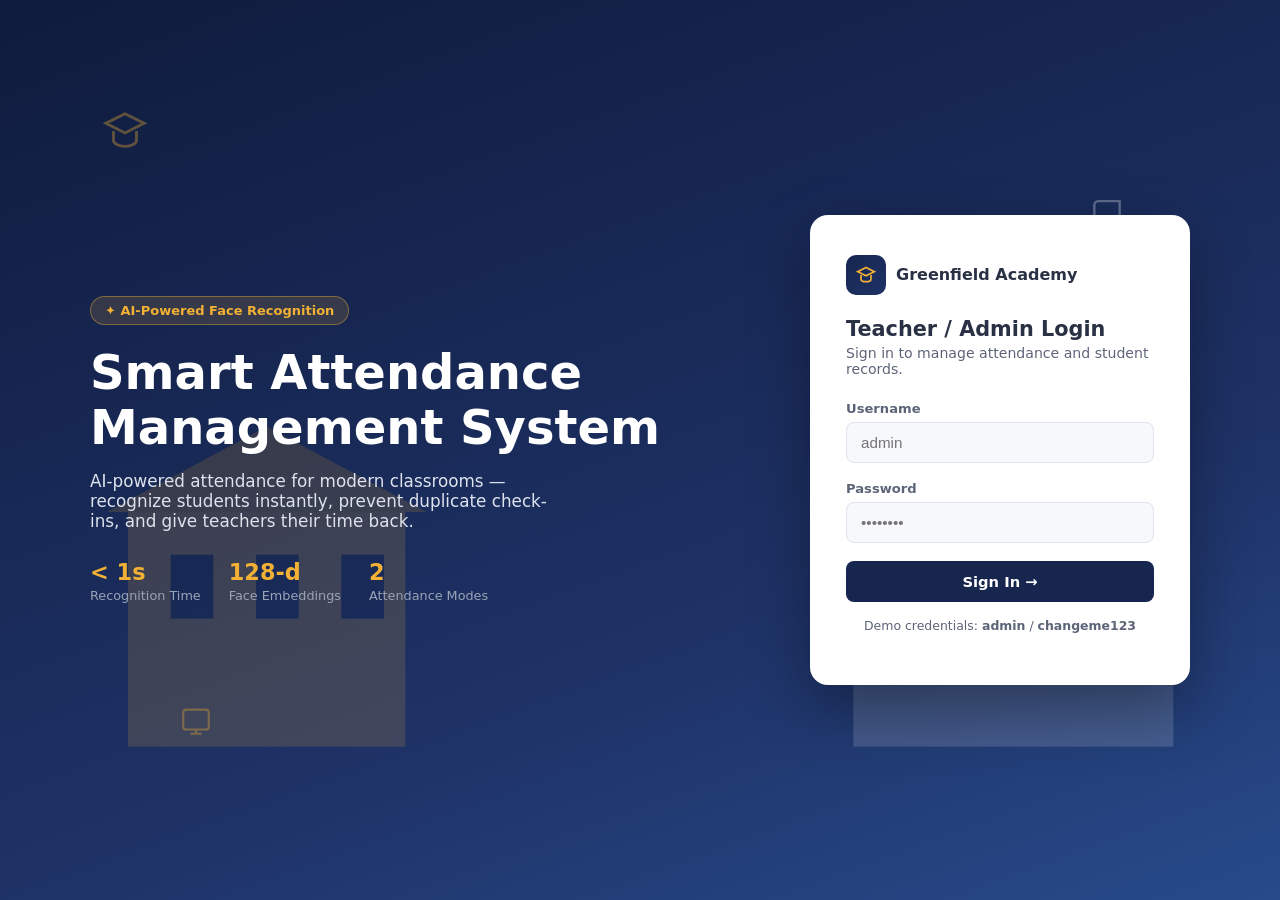
<file: frontend/index.html>
<!DOCTYPE html>
<html lang="en">
<head>
<meta charset="UTF-8" />
<meta name="viewport" content="width=device-width, initial-scale=1.0" />
<title>Smart School Attendance System</title>
<link rel="stylesheet" href="css/style.css" />
</head>
<body>

<section class="hero">
  <svg class="hero-bg-illustration" viewBox="0 0 1200 800" preserveAspectRatio="xMidYMid slice">
    <!-- soft school-building silhouette -->
    <rect x="120" y="480" width="260" height="220" fill="#f2b134" />
    <rect x="160" y="520" width="40" height="60" fill="#0f1b3d" />
    <rect x="240" y="520" width="40" height="60" fill="#0f1b3d" />
    <rect x="320" y="520" width="40" height="60" fill="#0f1b3d" />
    <polygon points="100,480 250,400 400,480" fill="#d99a1f" />
    <rect x="800" y="440" width="300" height="260" fill="#eef1f7" />
    <rect x="840" y="480" width="45" height="65" fill="#0f1b3d" />
    <rect x="920" y="480" width="45" height="65" fill="#0f1b3d" />
    <rect x="1000" y="480" width="45" height="65" fill="#0f1b3d" />
  </svg>

  <!-- floating educational icons -->
  <svg class="floating-icon" style="top:12%; left:8%;" width="46" height="46" viewBox="0 0 24 24" fill="none" stroke="currentColor" stroke-width="1.5"><path d="M12 3L2 8l10 5 10-5-10-5z"/><path d="M6 12v5c0 1.5 2.5 3 6 3s6-1.5 6-3v-5"/></svg>
  <svg class="floating-icon i2" style="top:22%; right:12%;" width="38" height="38" viewBox="0 0 24 24" fill="none" stroke="currentColor" stroke-width="1.5"><path d="M4 19.5A2.5 2.5 0 0 1 6.5 17H20"/><path d="M6.5 2H20v20H6.5A2.5 2.5 0 0 1 4 19.5v-15A2.5 2.5 0 0 1 6.5 2z"/></svg>
  <svg class="floating-icon i3" style="bottom:18%; left:14%;" width="34" height="34" viewBox="0 0 24 24" fill="none" stroke="currentColor" stroke-width="1.5"><rect x="3" y="4" width="18" height="14" rx="2"/><path d="M8 21h8M12 18v3"/></svg>
  <svg class="floating-icon i4" style="bottom:26%; right:18%;" width="42" height="42" viewBox="0 0 24 24" fill="none" stroke="currentColor" stroke-width="1.5"><path d="M20 6L9 17l-5-5"/></svg>

  <div class="hero-content">
    <div class="hero-text">
      <span class="hero-badge">✦ AI-Powered Face Recognition</span>
      <h1>Smart Attendance Management System</h1>
      <p class="subtitle">AI-powered attendance for modern classrooms — recognize students instantly, prevent duplicate check-ins, and give teachers their time back.</p>
      <div class="hero-stats">
        <div><strong>&lt; 1s</strong><span>Recognition Time</span></div>
        <div><strong>128-d</strong><span>Face Embeddings</span></div>
        <div><strong>2</strong><span>Attendance Modes</span></div>
      </div>
    </div>

    <div class="login-panel">
      <div class="logo-row">
        <div class="logo-badge">
          <svg width="20" height="20" viewBox="0 0 24 24" fill="none" stroke="currentColor" stroke-width="2"><path d="M12 3L2 8l10 5 10-5-10-5z"/><path d="M6 12v5c0 1.5 2.5 3 6 3s6-1.5 6-3v-5"/></svg>
        </div>
        <div>
          <strong>Greenfield Academy</strong>
        </div>
      </div>
      <h2>Teacher / Admin Login</h2>
      <p class="hint">Sign in to manage attendance and student records.</p>

      <form id="login-form">
        <div class="form-group">
          <label for="username">Username</label>
          <input type="text" id="username" placeholder="admin" required />
        </div>
        <div class="form-group">
          <label for="password">Password</label>
          <input type="password" id="password" placeholder="••••••••" required />
        </div>
        <button type="submit" class="btn btn-primary">Sign In →</button>
      </form>
      <p style="text-align:center; font-size:0.78rem; color:var(--slate-600); margin-top:16px;">
        Demo credentials: <b>admin</b> / <b>changeme123</b>
      </p>
    </div>
  </div>
</section>

<script>
  // Simple client-side gate for this course project. Structured so it can be
  // swapped for real session-based auth (see README "Security" section)
  // without touching any other page.
  document.getElementById("login-form").addEventListener("submit", (e) => {
    e.preventDefault();
    const username = document.getElementById("username").value.trim();
    const password = document.getElementById("password").value;
    // NOTE: for a real deployment, this check must happen server-side.
    if (username && password) {
      sessionStorage.setItem("teacher_name", username);
      window.location.href = "dashboard.html";
    }
  });
</script>
</body>
</html>
</file>
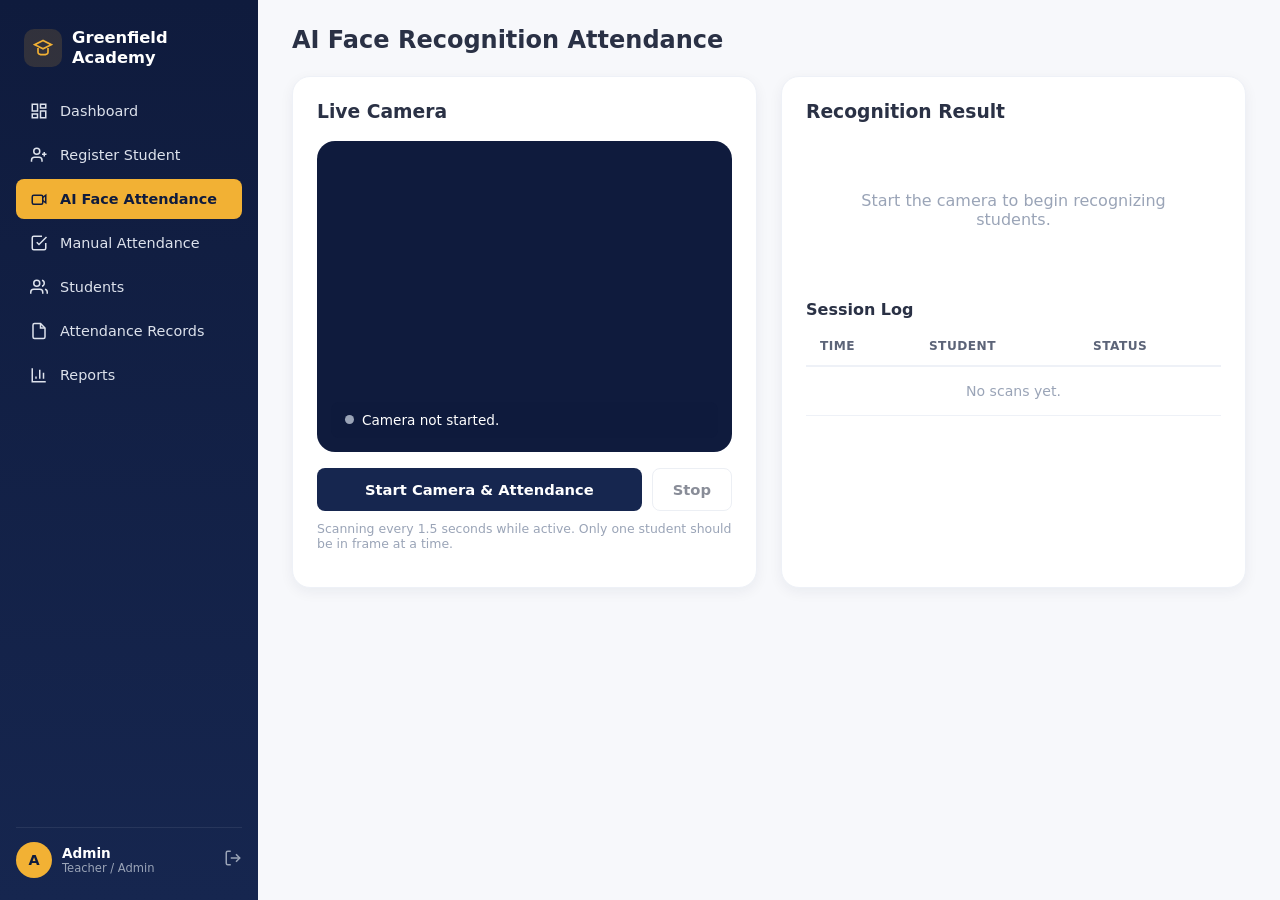
<file: frontend/attendance.html>
<!DOCTYPE html>
<html lang="en">
<head>
<meta charset="UTF-8" />
<meta name="viewport" content="width=device-width, initial-scale=1.0" />
<title>AI Face Attendance · Smart School Attendance</title>
<link rel="stylesheet" href="css/style.css" />
</head>
<body>
<div class="app-shell">
  <div id="sidebar-slot"></div>

  <main class="main-content">
    <div class="page-header">
      <h1>AI Face Recognition Attendance</h1>
    </div>

    <div class="grid-2">
      <div class="card">
        <h3 style="margin-top:0;">Live Camera</h3>
        <div class="camera-box" id="camera-box">
          <video id="video" autoplay muted playsinline></video>
          <div class="camera-status" id="camera-status">
            <span class="status-dot"></span>
            <span class="status-text">Camera not started.</span>
          </div>
        </div>
        <div style="display:flex; gap:10px; margin-top:16px;">
          <button class="btn btn-primary" id="start-btn" type="button">Start Camera &amp; Attendance</button>
          <button class="btn btn-outline" id="stop-btn" type="button" disabled>Stop</button>
        </div>
        <p style="font-size:0.78rem; color:var(--slate-400); margin-top:10px;">
          Scanning every 1.5 seconds while active. Only one student should be in frame at a time.
        </p>
      </div>

      <div class="card">
        <h3 style="margin-top:0;">Recognition Result</h3>
        <div id="result-slot">
          <div class="empty-state">Start the camera to begin recognizing students.</div>
        </div>

        <h4 style="margin-bottom:8px;">Session Log</h4>
        <div class="table-wrap" style="max-height:260px; overflow-y:auto;">
          <table class="data-table">
            <thead><tr><th>Time</th><th>Student</th><th>Status</th></tr></thead>
            <tbody id="session-log"><tr><td colspan="3" class="empty-state" style="padding:16px;">No scans yet.</td></tr></tbody>
          </table>
        </div>
      </div>
    </div>
  </main>
</div>

<script src="js/app.js"></script>
<script src="js/camera.js"></script>
<script>
let camera = null;
let scanInterval = null;
let logRows = [];

function renderResult(data) {
  const slot = document.getElementById("result-slot");

  if (!data.recognized) {
    slot.innerHTML = `
      <div class="recognition-result unknown">
        <div class="check-circle">
          <svg width="22" height="22" viewBox="0 0 24 24" fill="none" stroke="white" stroke-width="2"><circle cx="12" cy="12" r="10"/><path d="M15 9l-6 6M9 9l6 6"/></svg>
        </div>
        <div>
          <div class="rr-title">${data.message === "Unknown Student" ? "Unknown Student" : "Waiting..."}</div>
          <div class="rr-meta">${data.message}</div>
        </div>
      </div>`;
    return;
  }

  slot.innerHTML = `
    <div class="recognition-result success">
      <div class="check-circle">
        <svg width="22" height="22" viewBox="0 0 24 24" fill="none" stroke="white" stroke-width="2"><path d="M20 6L9 17l-5-5"/></svg>
      </div>
      <div>
        <div class="rr-title">${data.already_marked ? "Attendance Already Recorded" : "Attendance Marked"}</div>
        <div class="rr-meta">
          <span><b>${data.name}</b></span>
          <span>ID: <b>${data.student_id}</b></span>
          <span>Time: <b>${data.time}</b></span>
          <span>Confidence: <b>${data.confidence}%</b></span>
        </div>
      </div>
    </div>`;
}

function addLogRow(data) {
  const now = new Date().toLocaleTimeString();
  const label = data.recognized ? data.name : "Unknown";
  const status = data.recognized ? (data.already_marked ? "Already marked" : "Marked present") : "Not recognized";
  logRows.unshift({ now, label, status });
  logRows = logRows.slice(0, 15);

  const body = document.getElementById("session-log");
  body.innerHTML = logRows
    .map((r) => `<tr><td>${r.now}</td><td>${r.label}</td><td>${r.status}</td></tr>`)
    .join("");
}

async function scanFrame() {
  const frame = camera.captureFrameBase64();
  if (!frame) return;
  try {
    const result = await api.post("/attendance/recognize", { image_base64: frame });
    renderResult(result);
    addLogRow(result);
  } catch (err) {
    showToast(err.message, "error");
  }
}

document.getElementById("start-btn").addEventListener("click", async () => {
  const video = document.getElementById("video");
  const statusEl = document.getElementById("camera-status");
  camera = new CameraController(video, statusEl);
  const ok = await camera.start();
  if (!ok) return;

  document.getElementById("start-btn").disabled = true;
  document.getElementById("stop-btn").disabled = false;
  scanInterval = setInterval(scanFrame, 1500);
});

document.getElementById("stop-btn").addEventListener("click", () => {
  clearInterval(scanInterval);
  camera?.stop();
  document.getElementById("start-btn").disabled = false;
  document.getElementById("stop-btn").disabled = true;
});
</script>
</body>
</html>
</file>
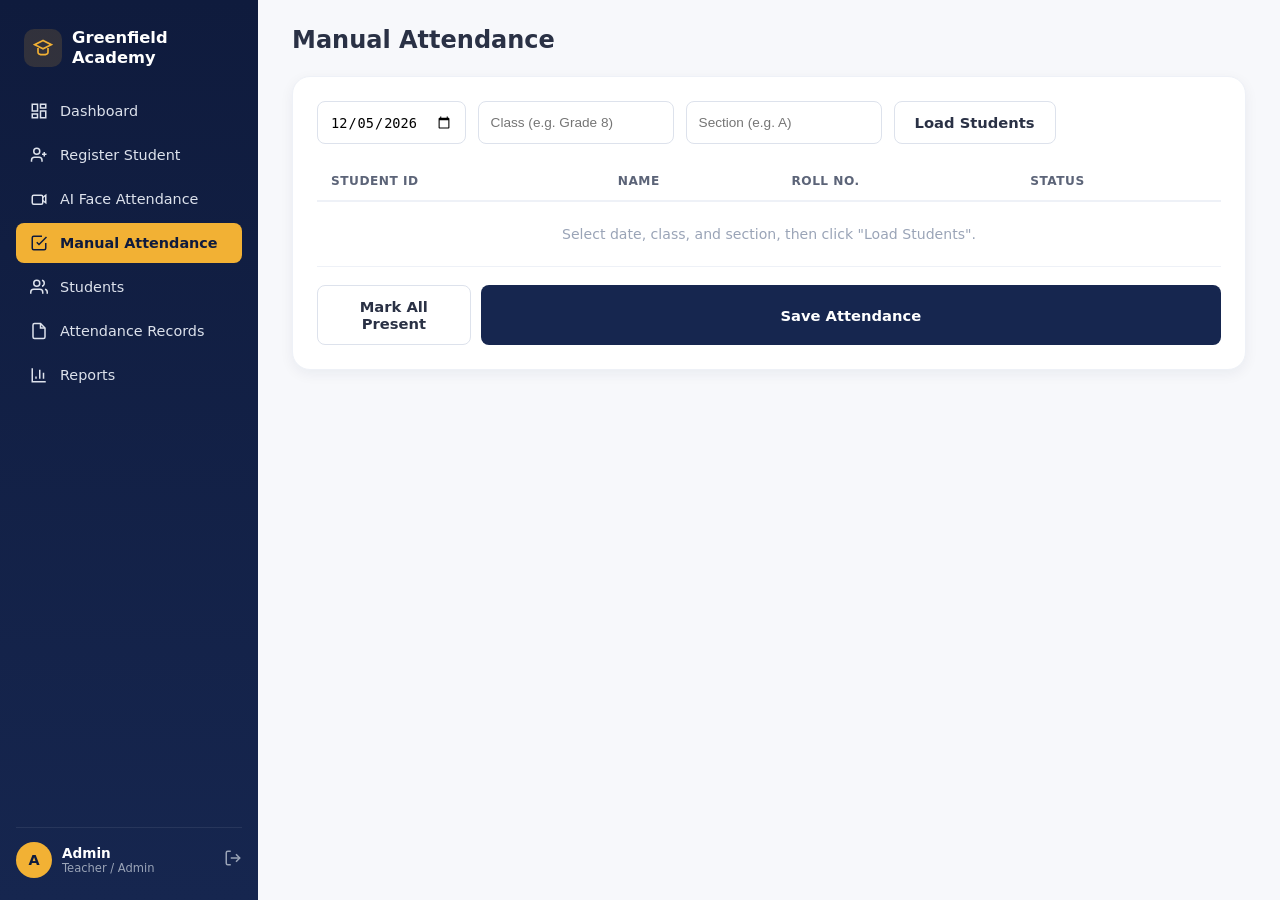
<file: frontend/manual_attendance.html>
<!DOCTYPE html>
<html lang="en">
<head>
<meta charset="UTF-8" />
<meta name="viewport" content="width=device-width, initial-scale=1.0" />
<title>Manual Attendance · Smart School Attendance</title>
<link rel="stylesheet" href="css/style.css" />
</head>
<body>
<div class="app-shell">
  <div id="sidebar-slot"></div>

  <main class="main-content">
    <div class="page-header">
      <h1>Manual Attendance</h1>
    </div>

    <div class="card">
      <div class="filters-bar">
        <input type="date" id="filter-date" />
        <input type="text" id="filter-class" placeholder="Class (e.g. Grade 8)" />
        <input type="text" id="filter-section" placeholder="Section (e.g. A)" />
        <button class="btn btn-outline" id="load-btn" type="button">Load Students</button>
      </div>

      <div class="table-wrap">
        <table class="data-table">
          <thead>
            <tr><th>Student ID</th><th>Name</th><th>Roll No.</th><th>Status</th></tr>
          </thead>
          <tbody id="manual-body">
            <tr><td colspan="4" class="empty-state" style="padding:24px;">Select date, class, and section, then click "Load Students".</td></tr>
          </tbody>
        </table>
      </div>

      <div style="display:flex; justify-content:flex-end; gap:10px; margin-top:18px;">
        <button class="btn btn-outline" id="mark-all-present-btn" type="button">Mark All Present</button>
        <button class="btn btn-primary" id="save-attendance-btn" type="button">Save Attendance</button>
      </div>
    </div>
  </main>
</div>

<script src="js/app.js"></script>
<script>
let currentStudents = [];

document.getElementById("filter-date").valueAsDate = new Date();

document.getElementById("load-btn").addEventListener("click", async () => {
  const className = document.getElementById("filter-class").value.trim();
  const section = document.getElementById("filter-section").value.trim();
  const body = document.getElementById("manual-body");
  body.innerHTML = skeletonRows(4, 4);

  try {
    const params = new URLSearchParams();
    if (className) params.append("class_name", className);
    if (section) params.append("section", section);
    currentStudents = await api.get(`/students?${params.toString()}`);

    if (currentStudents.length === 0) {
      body.innerHTML = `<tr><td colspan="4" class="empty-state" style="padding:24px;">No students found for this class/section.</td></tr>`;
      return;
    }

    body.innerHTML = currentStudents
      .map(
        (s) => `
      <tr data-student-id="${s.student_id}">
        <td>${s.student_id}</td>
        <td>${s.name}</td>
        <td>${s.roll_number}</td>
        <td>
          <select class="status-select" style="padding:6px 10px; border-radius:8px; border:1.5px solid var(--slate-200);">
            <option value="Present">Present</option>
            <option value="Absent">Absent</option>
          </select>
        </td>
      </tr>`
      )
      .join("");
  } catch (err) {
    showToast(err.message, "error");
  }
});

document.getElementById("mark-all-present-btn").addEventListener("click", () => {
  document.querySelectorAll(".status-select").forEach((sel) => (sel.value = "Present"));
});

document.getElementById("save-attendance-btn").addEventListener("click", async () => {
  const date = document.getElementById("filter-date").value;
  const className = document.getElementById("filter-class").value.trim();
  const section = document.getElementById("filter-section").value.trim();

  const rows = document.querySelectorAll("#manual-body tr[data-student-id]");
  if (rows.length === 0) {
    showToast("Load students before saving attendance.", "error");
    return;
  }

  const entries = Array.from(rows).map((row) => ({
    student_id: row.dataset.studentId,
    status: row.querySelector(".status-select").value,
  }));

  try {
    await api.post("/attendance/manual", { date, class_name: className, section, entries });
    showToast("Attendance saved successfully.", "success");
  } catch (err) {
    showToast(err.message, "error");
  }
});
</script>
</body>
</html>
</file>
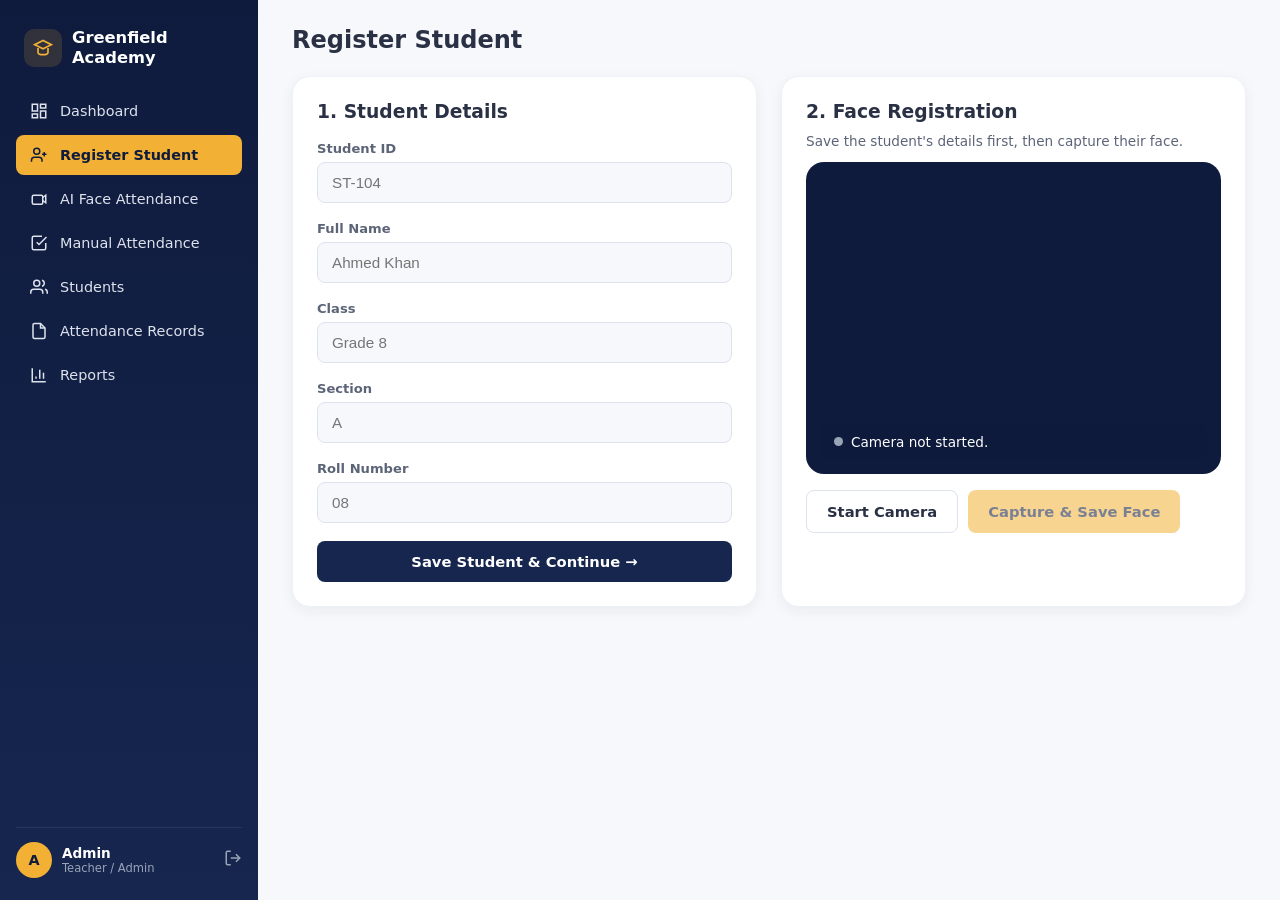
<file: frontend/register.html>
<!DOCTYPE html>
<html lang="en">
<head>
<meta charset="UTF-8" />
<meta name="viewport" content="width=device-width, initial-scale=1.0" />
<title>Register Student · Smart School Attendance</title>
<link rel="stylesheet" href="css/style.css" />
</head>
<body>
<div class="app-shell">
  <div id="sidebar-slot"></div>

  <main class="main-content">
    <div class="page-header">
      <h1>Register Student</h1>
    </div>

    <div class="grid-2">
      <!-- Step 1: Student details -->
      <div class="card">
        <h3 style="margin-top:0;">1. Student Details</h3>
        <form id="student-form">
          <div class="form-group">
            <label for="student_id">Student ID</label>
            <input type="text" id="student_id" placeholder="ST-104" required />
          </div>
          <div class="form-group">
            <label for="name">Full Name</label>
            <input type="text" id="name" placeholder="Ahmed Khan" required />
          </div>
          <div class="form-group">
            <label for="class_name">Class</label>
            <input type="text" id="class_name" placeholder="Grade 8" required />
          </div>
          <div class="form-group">
            <label for="section">Section</label>
            <input type="text" id="section" placeholder="A" required />
          </div>
          <div class="form-group">
            <label for="roll_number">Roll Number</label>
            <input type="text" id="roll_number" placeholder="08" required />
          </div>
          <button type="submit" class="btn btn-primary" id="save-student-btn">Save Student &amp; Continue →</button>
        </form>
      </div>

      <!-- Step 2: Face capture -->
      <div class="card">
        <h3 style="margin-top:0;">2. Face Registration</h3>
        <p style="color:var(--slate-600); font-size:0.85rem; margin-top:-8px;">
          Save the student's details first, then capture their face.
        </p>

        <div class="camera-box" id="camera-box">
          <video id="video" autoplay muted playsinline></video>
          <div class="camera-status" id="camera-status">
            <span class="status-dot"></span>
            <span class="status-text">Camera not started.</span>
          </div>
        </div>

        <div style="display:flex; gap:10px; margin-top:16px;">
          <button class="btn btn-outline" id="start-camera-btn" type="button">Start Camera</button>
          <button class="btn btn-gold" id="capture-btn" type="button" disabled>Capture &amp; Save Face</button>
        </div>

        <div id="pipeline-steps" style="margin-top:18px; display:none;">
          <p class="panel-sub" style="margin-bottom:8px;">Processing pipeline:</p>
          <div id="pipeline-list" style="font-size:0.82rem; color:var(--slate-600); display:flex; flex-direction:column; gap:4px;"></div>
        </div>
      </div>
    </div>
  </main>
</div>

<script src="js/app.js"></script>
<script src="js/camera.js"></script>
<script>
let savedStudentId = null;
let camera = null;

document.getElementById("student-form").addEventListener("submit", async (e) => {
  e.preventDefault();
  const payload = {
    student_id: document.getElementById("student_id").value.trim(),
    name: document.getElementById("name").value.trim(),
    class_name: document.getElementById("class_name").value.trim(),
    section: document.getElementById("section").value.trim(),
    roll_number: document.getElementById("roll_number").value.trim(),
  };

  try {
    await api.post("/students", payload);
    savedStudentId = payload.student_id;
    showToast("Student saved. Now capture their face.", "success");
    document.getElementById("start-camera-btn").disabled = false;
    document.querySelectorAll("#student-form input").forEach((i) => (i.disabled = true));
    document.getElementById("save-student-btn").disabled = true;
  } catch (err) {
    showToast(err.message, "error");
  }
});

document.getElementById("start-camera-btn").addEventListener("click", async () => {
  const video = document.getElementById("video");
  const statusEl = document.getElementById("camera-status");
  camera = new CameraController(video, statusEl);
  const ok = await camera.start();
  if (ok) document.getElementById("capture-btn").disabled = false;
});

function setPipelineStep(label, state) {
  const list = document.getElementById("pipeline-list");
  list.parentElement.style.display = "block";
  const icon = state === "done" ? "✓" : state === "active" ? "…" : "○";
  const color = state === "done" ? "var(--green-600)" : state === "active" ? "var(--gold-600)" : "var(--slate-400)";
  let row = document.getElementById(`step-${label}`);
  if (!row) {
    row = document.createElement("div");
    row.id = `step-${label}`;
    list.appendChild(row);
  }
  row.innerHTML = `<span style="color:${color}; font-weight:700;">${icon}</span> ${label}`;
}

document.getElementById("capture-btn").addEventListener("click", async () => {
  if (!savedStudentId) {
    showToast("Please save student details first.", "error");
    return;
  }
  const frame = camera.captureFrameBase64();
  if (!frame) {
    showToast("Camera not ready yet.", "error");
    return;
  }

  const btn = document.getElementById("capture-btn");
  btn.disabled = true;
  btn.textContent = "Processing...";

  ["Face Detection", "Face Alignment", "Face Embedding", "Store Embedding"].forEach((s) => setPipelineStep(s, "pending"));
  setPipelineStep("Face Detection", "active");

  try {
    await new Promise((r) => setTimeout(r, 300));
    setPipelineStep("Face Detection", "done");
    setPipelineStep("Face Alignment", "active");

    const result = await api.post(`/students/${savedStudentId}/face`, { image_base64: frame });

    setPipelineStep("Face Alignment", "done");
    setPipelineStep("Face Embedding", "done");
    setPipelineStep("Store Embedding", "done");

    showToast(`Face registered! Quality score: ${result.quality_score}`, "success");
    camera.stop();
    btn.textContent = "Face Registered ✓";
  } catch (err) {
    setPipelineStep("Face Detection", "pending");
    showToast(err.message, "error");
    btn.disabled = false;
    btn.textContent = "Capture & Save Face";
  }
});
</script>
</body>
</html>
</file>
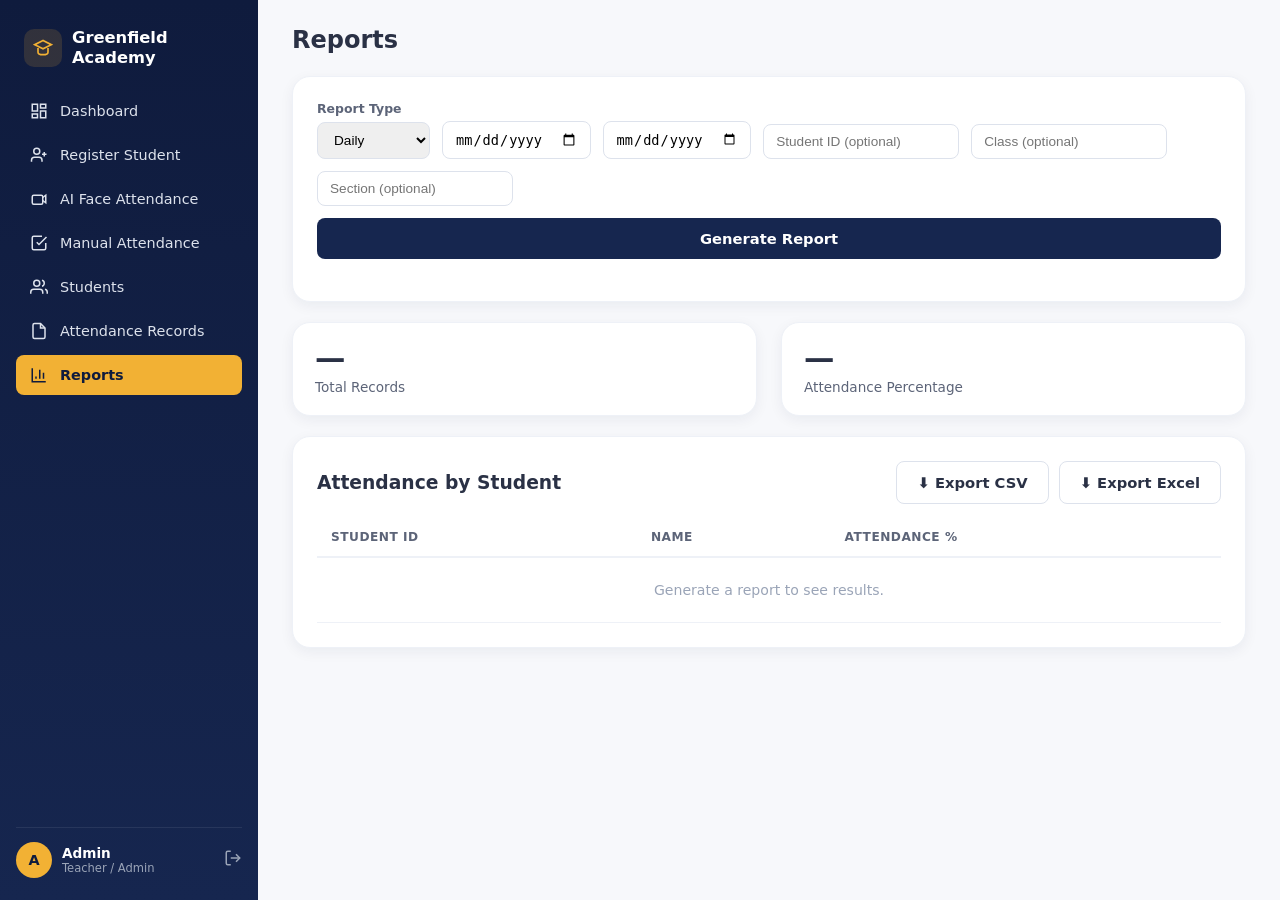
<file: frontend/reports.html>
<!DOCTYPE html>
<html lang="en">
<head>
<meta charset="UTF-8" />
<meta name="viewport" content="width=device-width, initial-scale=1.0" />
<title>Reports · Smart School Attendance</title>
<link rel="stylesheet" href="css/style.css" />
</head>
<body>
<div class="app-shell">
  <div id="sidebar-slot"></div>

  <main class="main-content">
    <div class="page-header">
      <h1>Reports</h1>
    </div>

    <div class="card" style="margin-bottom:20px;">
      <div class="filters-bar" style="align-items:flex-end;">
        <div>
          <label style="display:block; font-size:0.78rem; font-weight:600; color:var(--slate-600); margin-bottom:6px;">Report Type</label>
          <select id="report-type">
            <option value="daily">Daily</option>
            <option value="weekly">Weekly</option>
            <option value="monthly">Monthly</option>
            <option value="class">By Class</option>
            <option value="student">By Student</option>
          </select>
        </div>
        <input type="date" id="r-date-from" />
        <input type="date" id="r-date-to" />
        <input type="text" id="r-student-id" placeholder="Student ID (optional)" />
        <input type="text" id="r-class" placeholder="Class (optional)" />
        <input type="text" id="r-section" placeholder="Section (optional)" />
        <button class="btn btn-primary" id="generate-btn" type="button">Generate Report</button>
      </div>
    </div>

    <div class="grid-2" style="margin-bottom:20px;">
      <div class="stat-card blue"><div class="value" id="rep-total">—</div><div class="label">Total Records</div></div>
      <div class="stat-card green"><div class="value" id="rep-percentage">—</div><div class="label">Attendance Percentage</div></div>
    </div>

    <div class="card">
      <div class="page-header" style="margin-bottom:14px;">
        <h3 style="margin:0;">Attendance by Student</h3>
        <div style="display:flex; gap:10px;">
          <button class="btn btn-outline" id="export-csv-btn" type="button">⬇ Export CSV</button>
          <button class="btn btn-outline" id="export-excel-btn" type="button">⬇ Export Excel</button>
        </div>
      </div>
      <div class="table-wrap">
        <table class="data-table">
          <thead><tr><th>Student ID</th><th>Name</th><th>Attendance %</th></tr></thead>
          <tbody id="report-body">
            <tr><td colspan="3" class="empty-state" style="padding:24px;">Generate a report to see results.</td></tr>
          </tbody>
        </table>
      </div>
    </div>
  </main>
</div>

<script src="js/app.js"></script>
<script>
function buildParams() {
  const params = new URLSearchParams();
  params.append("report_type", document.getElementById("report-type").value);
  const map = {
    "r-date-from": "date_from", "r-date-to": "date_to",
    "r-student-id": "student_id", "r-class": "class_name", "r-section": "section",
  };
  for (const [id, key] of Object.entries(map)) {
    const val = document.getElementById(id).value.trim();
    if (val) params.append(key, val);
  }
  return params;
}

document.getElementById("generate-btn").addEventListener("click", async () => {
  const body = document.getElementById("report-body");
  body.innerHTML = skeletonRows(3, 4);

  try {
    const summary = await api.get(`/reports/summary?${buildParams().toString()}`);
    document.getElementById("rep-total").textContent = summary.total_records;
    document.getElementById("rep-percentage").textContent = `${summary.attendance_percentage}%`;

    if (summary.by_student.length === 0) {
      body.innerHTML = `<tr><td colspan="3" class="empty-state" style="padding:24px;">No records for this selection.</td></tr>`;
      return;
    }
    body.innerHTML = summary.by_student
      .map((r) => `<tr><td>${r["Student ID"]}</td><td>${r["Name"]}</td><td>${r["Attendance %"]}%</td></tr>`)
      .join("");
  } catch (err) {
    showToast(err.message, "error");
  }
});

function triggerExport(format) {
  const params = buildParams();
  params.delete("report_type");
  params.append("file_format", format);
  window.open(`/api/reports/export?${params.toString()}`, "_blank");
}

document.getElementById("export-csv-btn").addEventListener("click", () => triggerExport("csv"));
document.getElementById("export-excel-btn").addEventListener("click", () => triggerExport("excel"));
</script>
</body>
</html>
</file>
<file: frontend/css/style.css>
/* =========================================================
   Smart School Attendance System — Design System
   Palette: deep academic navy + warm gold accent + chalkboard green
   ========================================================= */
:root {
  --navy-900: #0f1b3d;
  --navy-800: #16264f;
  --navy-700: #1e3266;
  --gold-500: #f2b134;
  --gold-600: #d99a1f;
  --green-600: #2f9e6b;
  --red-500: #e15554;
  --slate-50: #f7f8fb;
  --slate-100: #eef1f7;
  --slate-200: #dde2ec;
  --slate-400: #9aa4b7;
  --slate-600: #5c6478;
  --slate-800: #2a3145;
  --white: #ffffff;
  --radius-lg: 18px;
  --radius-md: 12px;
  --radius-sm: 8px;
  --shadow-soft: 0 8px 24px rgba(15, 27, 61, 0.08);
  --shadow-card: 0 4px 14px rgba(15, 27, 61, 0.06);
  --transition: 0.25s cubic-bezier(0.4, 0, 0.2, 1);
}

* { box-sizing: border-box; }

body {
  margin: 0;
  font-family: "Segoe UI", "Inter", system-ui, -apple-system, sans-serif;
  background: var(--slate-50);
  color: var(--slate-800);
  -webkit-font-smoothing: antialiased;
}

a { text-decoration: none; color: inherit; }
ul { list-style: none; margin: 0; padding: 0; }
button { font-family: inherit; cursor: pointer; }

/* =========================================================
   Landing / Login Screen
   ========================================================= */
.hero {
  position: relative;
  min-height: 100vh;
  display: flex;
  align-items: center;
  justify-content: center;
  overflow: hidden;
  background: linear-gradient(160deg, var(--navy-900) 0%, var(--navy-700) 65%, #274a8a 100%);
}

.hero-bg-illustration {
  position: absolute;
  inset: 0;
  opacity: 0.16;
  pointer-events: none;
}

.floating-icon {
  position: absolute;
  color: var(--gold-500);
  opacity: 0.35;
  animation: float 6s ease-in-out infinite;
}
.floating-icon.i2 { animation-delay: 1.2s; color: var(--slate-200); }
.floating-icon.i3 { animation-delay: 2.4s; }
.floating-icon.i4 { animation-delay: 0.6s; color: var(--slate-200); }

@keyframes float {
  0%, 100% { transform: translateY(0) rotate(0deg); }
  50% { transform: translateY(-18px) rotate(4deg); }
}

.hero-content {
  position: relative;
  z-index: 2;
  display: flex;
  gap: 64px;
  align-items: center;
  max-width: 1100px;
  width: 92%;
  flex-wrap: wrap;
  justify-content: center;
}

.hero-text {
  flex: 1 1 420px;
  color: var(--white);
  animation: fadeSlideUp 0.8s ease both;
}

.hero-badge {
  display: inline-flex;
  align-items: center;
  gap: 8px;
  background: rgba(242, 177, 52, 0.15);
  border: 1px solid rgba(242, 177, 52, 0.4);
  color: var(--gold-500);
  padding: 6px 14px;
  border-radius: 999px;
  font-size: 13px;
  font-weight: 600;
  margin-bottom: 20px;
}

.hero-text h1 {
  font-size: clamp(2rem, 4vw, 3rem);
  line-height: 1.15;
  margin: 0 0 16px;
  font-weight: 800;
}

.hero-text p.subtitle {
  font-size: 1.05rem;
  color: var(--slate-200);
  max-width: 460px;
  margin: 0 0 28px;
}

.hero-stats {
  display: flex;
  gap: 28px;
  margin-top: 8px;
}
.hero-stats div strong { display: block; font-size: 1.4rem; color: var(--gold-500); }
.hero-stats div span { font-size: 0.8rem; color: var(--slate-400); }

.login-panel {
  flex: 0 1 380px;
  background: var(--white);
  border-radius: var(--radius-lg);
  padding: 40px 36px;
  box-shadow: 0 24px 60px rgba(0,0,0,0.35);
  animation: fadeSlideUp 0.8s ease 0.15s both;
}

@keyframes fadeSlideUp {
  from { opacity: 0; transform: translateY(24px); }
  to { opacity: 1; transform: translateY(0); }
}

.login-panel .logo-row {
  display: flex;
  align-items: center;
  gap: 10px;
  margin-bottom: 22px;
}
.login-panel .logo-row .logo-badge {
  width: 40px; height: 40px;
  border-radius: 10px;
  background: linear-gradient(135deg, var(--navy-800), var(--navy-700));
  display: flex; align-items: center; justify-content: center;
  color: var(--gold-500);
}
.login-panel h2 { margin: 0 0 4px; font-size: 1.3rem; }
.login-panel p.hint { margin: 0 0 24px; color: var(--slate-600); font-size: 0.88rem; }

.form-group { margin-bottom: 18px; }
.form-group label { display: block; font-size: 0.82rem; font-weight: 600; color: var(--slate-600); margin-bottom: 6px; }
.form-group input, .form-group select {
  width: 100%;
  padding: 11px 14px;
  border: 1.5px solid var(--slate-200);
  border-radius: var(--radius-sm);
  font-size: 0.95rem;
  transition: border-color var(--transition), box-shadow var(--transition);
  background: var(--slate-50);
}
.form-group input:focus, .form-group select:focus {
  outline: none;
  border-color: var(--navy-700);
  box-shadow: 0 0 0 3px rgba(30, 50, 102, 0.12);
  background: var(--white);
}

.btn {
  display: inline-flex;
  align-items: center;
  justify-content: center;
  gap: 8px;
  border: none;
  border-radius: var(--radius-sm);
  padding: 12px 20px;
  font-weight: 600;
  font-size: 0.92rem;
  transition: transform var(--transition), box-shadow var(--transition), background var(--transition);
}
.btn:active { transform: translateY(1px); }
.btn-primary { background: var(--navy-800); color: var(--white); width: 100%; }
.btn-primary:hover { background: var(--navy-700); box-shadow: 0 6px 16px rgba(30,50,102,0.3); }
.btn-gold { background: var(--gold-500); color: var(--navy-900); }
.btn-gold:hover { background: var(--gold-600); }
.btn-outline { background: transparent; border: 1.5px solid var(--slate-200); color: var(--slate-800); }
.btn-outline:hover { border-color: var(--navy-700); }
.btn-danger { background: var(--red-500); color: var(--white); }
.btn-danger:hover { background: #c94847; }
.btn-sm { padding: 7px 12px; font-size: 0.8rem; }
.btn:disabled { opacity: 0.55; cursor: not-allowed; }

/* =========================================================
   App Shell (Sidebar + Topbar)
   ========================================================= */
.app-shell { display: flex; min-height: 100vh; }

.sidebar {
  width: 258px;
  background: linear-gradient(180deg, var(--navy-900), var(--navy-800));
  color: var(--white);
  display: flex;
  flex-direction: column;
  padding: 22px 16px;
  position: sticky;
  top: 0;
  height: 100vh;
}

.sidebar .brand {
  display: flex;
  align-items: center;
  gap: 10px;
  padding: 6px 8px 24px;
}
.sidebar .brand .logo-badge {
  width: 38px; height: 38px; border-radius: 10px;
  background: rgba(242,177,52,0.15);
  display: flex; align-items: center; justify-content: center;
  color: var(--gold-500);
}
.sidebar .brand span { font-weight: 700; font-size: 1.02rem; line-height: 1.2; }

.nav-list { flex: 1; display: flex; flex-direction: column; gap: 4px; }
.nav-list li a {
  display: flex; align-items: center; gap: 12px;
  padding: 11px 14px;
  border-radius: var(--radius-sm);
  color: var(--slate-200);
  font-size: 0.9rem;
  font-weight: 500;
  transition: background var(--transition), color var(--transition), transform var(--transition);
}
.nav-list li a:hover { background: rgba(255,255,255,0.06); color: var(--white); transform: translateX(2px); }
.nav-list li a.active { background: var(--gold-500); color: var(--navy-900); font-weight: 700; }
.nav-list li a svg { flex-shrink: 0; }

.sidebar-footer {
  border-top: 1px solid rgba(255,255,255,0.08);
  padding-top: 14px;
  display: flex;
  align-items: center;
  gap: 10px;
}
.avatar-circle {
  width: 36px; height: 36px; border-radius: 50%;
  background: var(--gold-500); color: var(--navy-900);
  display: flex; align-items: center; justify-content: center;
  font-weight: 700; font-size: 0.9rem;
}
.sidebar-footer .who { font-size: 0.85rem; font-weight: 600; }
.sidebar-footer .role { font-size: 0.72rem; color: var(--slate-400); }
.sidebar-footer .logout-link { margin-left: auto; color: var(--slate-400); }
.sidebar-footer .logout-link:hover { color: var(--red-500); }

.main-content { flex: 1; padding: 26px 34px 50px; max-width: 100%; }

.topbar {
  display: flex; align-items: center; justify-content: space-between;
  margin-bottom: 26px; flex-wrap: wrap; gap: 12px;
}
.topbar h1 { margin: 0; font-size: 1.5rem; }
.topbar .date-chip {
  background: var(--white); border: 1px solid var(--slate-200);
  padding: 8px 16px; border-radius: 999px; font-size: 0.85rem; color: var(--slate-600);
  display: flex; align-items: center; gap: 8px;
}

/* =========================================================
   Dashboard cards
   ========================================================= */
.stat-grid {
  display: grid;
  grid-template-columns: repeat(auto-fit, minmax(220px, 1fr));
  gap: 18px;
  margin-bottom: 26px;
}
.stat-card {
  background: var(--white);
  border-radius: var(--radius-lg);
  padding: 20px 22px;
  box-shadow: var(--shadow-card);
  opacity: 0;
  animation: cardIn 0.5s ease forwards;
  border: 1px solid var(--slate-100);
}
.stat-card:nth-child(1) { animation-delay: 0.05s; }
.stat-card:nth-child(2) { animation-delay: 0.15s; }
.stat-card:nth-child(3) { animation-delay: 0.25s; }
.stat-card:nth-child(4) { animation-delay: 0.35s; }

@keyframes cardIn {
  from { opacity: 0; transform: translateY(14px); }
  to { opacity: 1; transform: translateY(0); }
}

.stat-card .icon-wrap {
  width: 44px; height: 44px; border-radius: 12px;
  display: flex; align-items: center; justify-content: center;
  margin-bottom: 14px;
}
.stat-card.blue .icon-wrap { background: rgba(30,50,102,0.1); color: var(--navy-700); }
.stat-card.green .icon-wrap { background: rgba(47,158,107,0.12); color: var(--green-600); }
.stat-card.red .icon-wrap { background: rgba(225,85,84,0.12); color: var(--red-500); }
.stat-card.gold .icon-wrap { background: rgba(242,177,52,0.16); color: var(--gold-600); }

.stat-card .value {
  font-size: 1.9rem; font-weight: 800; line-height: 1;
  display: inline-block;
}
.stat-card .label { color: var(--slate-600); font-size: 0.85rem; margin-top: 6px; }

.chart-grid {
  display: grid;
  grid-template-columns: 1.4fr 1fr;
  gap: 18px;
  margin-bottom: 26px;
}
@media (max-width: 900px) { .chart-grid { grid-template-columns: 1fr; } }

.panel {
  background: var(--white);
  border-radius: var(--radius-lg);
  padding: 22px;
  box-shadow: var(--shadow-card);
  border: 1px solid var(--slate-100);
}
.panel h3 { margin: 0 0 4px; font-size: 1.02rem; }
.panel .panel-sub { color: var(--slate-600); font-size: 0.8rem; margin: 0 0 16px; }

/* =========================================================
   Tables
   ========================================================= */
.table-wrap { overflow-x: auto; }
table.data-table { width: 100%; border-collapse: collapse; font-size: 0.88rem; }
table.data-table th {
  text-align: left; padding: 12px 14px; color: var(--slate-600);
  font-size: 0.76rem; text-transform: uppercase; letter-spacing: 0.04em;
  border-bottom: 2px solid var(--slate-100);
}
table.data-table td { padding: 13px 14px; border-bottom: 1px solid var(--slate-100); }
table.data-table tr { transition: background var(--transition); }
table.data-table tbody tr:hover { background: var(--slate-50); }

.badge {
  display: inline-flex; align-items: center; gap: 5px;
  padding: 4px 11px; border-radius: 999px; font-size: 0.75rem; font-weight: 700;
}
.badge.present { background: rgba(47,158,107,0.12); color: var(--green-600); }
.badge.absent { background: rgba(225,85,84,0.12); color: var(--red-500); }
.badge.ai { background: rgba(30,50,102,0.1); color: var(--navy-700); }
.badge.manual { background: rgba(242,177,52,0.16); color: var(--gold-600); }

/* =========================================================
   Cards / forms / registration
   ========================================================= */
.card { background: var(--white); border-radius: var(--radius-lg); padding: 24px; box-shadow: var(--shadow-card); border: 1px solid var(--slate-100); }
.grid-2 { display: grid; grid-template-columns: 1fr 1fr; gap: 24px; }
@media (max-width: 800px) { .grid-2 { grid-template-columns: 1fr; } }

.camera-box {
  position: relative;
  border-radius: var(--radius-lg);
  overflow: hidden;
  background: var(--navy-900);
  aspect-ratio: 4 / 3;
  display: flex; align-items: center; justify-content: center;
}
.camera-box video, .camera-box canvas { width: 100%; height: 100%; object-fit: cover; }
.face-guide-box {
  position: absolute;
  border: 3px solid var(--gold-500);
  border-radius: 10px;
  box-shadow: 0 0 0 2000px rgba(15,27,61,0.35);
  transition: all 0.15s ease;
}
.camera-status {
  position: absolute; bottom: 14px; left: 14px; right: 14px;
  background: rgba(15,27,61,0.85); color: var(--white);
  padding: 10px 14px; border-radius: var(--radius-sm);
  font-size: 0.85rem; display: flex; align-items: center; gap: 8px;
}
.status-dot { width: 9px; height: 9px; border-radius: 50%; background: var(--slate-400); }
.status-dot.good { background: var(--green-600); }
.status-dot.bad { background: var(--red-500); }
.status-dot.warn { background: var(--gold-500); }

/* Confirmation card for AI recognition */
.recognition-result {
  border-radius: var(--radius-lg);
  padding: 22px 24px;
  display: flex;
  align-items: center;
  gap: 18px;
  animation: popIn 0.35s ease;
  box-shadow: var(--shadow-soft);
}
.recognition-result.success { background: linear-gradient(120deg, rgba(47,158,107,0.12), rgba(47,158,107,0.04)); border: 1px solid rgba(47,158,107,0.3); }
.recognition-result.unknown { background: linear-gradient(120deg, rgba(225,85,84,0.1), rgba(225,85,84,0.04)); border: 1px solid rgba(225,85,84,0.3); }
.recognition-result .check-circle {
  width: 52px; height: 52px; border-radius: 50%;
  background: var(--green-600); color: var(--white);
  display: flex; align-items: center; justify-content: center; flex-shrink: 0;
}
.recognition-result.unknown .check-circle { background: var(--red-500); }
@keyframes popIn { from { opacity: 0; transform: scale(0.92); } to { opacity: 1; transform: scale(1); } }
.recognition-result .rr-title { font-weight: 800; font-size: 1.05rem; margin-bottom: 6px; }
.recognition-result .rr-meta { display: flex; gap: 18px; flex-wrap: wrap; font-size: 0.82rem; color: var(--slate-600); }
.recognition-result .rr-meta b { color: var(--slate-800); }

/* Toasts */
#toast-container { position: fixed; top: 20px; right: 20px; z-index: 999; display: flex; flex-direction: column; gap: 10px; }
.toast {
  background: var(--navy-900); color: var(--white);
  padding: 13px 18px; border-radius: var(--radius-sm);
  font-size: 0.85rem; box-shadow: var(--shadow-soft);
  animation: toastIn 0.3s ease, toastOut 0.3s ease 2.7s forwards;
  min-width: 240px;
  border-left: 4px solid var(--gold-500);
}
.toast.error { border-left-color: var(--red-500); }
.toast.success { border-left-color: var(--green-600); }
@keyframes toastIn { from { opacity: 0; transform: translateX(30px); } to { opacity: 1; transform: translateX(0); } }
@keyframes toastOut { to { opacity: 0; transform: translateX(30px); } }

/* Modal */
.modal-overlay {
  position: fixed; inset: 0; background: rgba(15,27,61,0.5);
  display: flex; align-items: center; justify-content: center; z-index: 998;
  animation: fadeIn 0.2s ease;
}
@keyframes fadeIn { from { opacity: 0; } to { opacity: 1; } }
.modal-box {
  background: var(--white); border-radius: var(--radius-lg);
  padding: 28px; width: 380px; max-width: 90vw;
  animation: popIn 0.25s ease;
}
.modal-box h3 { margin-top: 0; }
.modal-actions { display: flex; gap: 10px; justify-content: flex-end; margin-top: 22px; }

/* Skeleton loading */
.skeleton { background: linear-gradient(90deg, var(--slate-100) 25%, var(--slate-200) 37%, var(--slate-100) 63%); background-size: 400% 100%; animation: shimmer 1.4s ease infinite; border-radius: var(--radius-sm); }
@keyframes shimmer { 0% { background-position: 100% 50%; } 100% { background-position: 0 50%; } }

.filters-bar { display: flex; gap: 12px; flex-wrap: wrap; margin-bottom: 18px; }
.filters-bar select, .filters-bar input { padding: 9px 12px; border-radius: var(--radius-sm); border: 1.5px solid var(--slate-200); font-size: 0.85rem; }

.page-header { display: flex; justify-content: space-between; align-items: center; flex-wrap: wrap; gap: 12px; margin-bottom: 22px; }
.page-header h1 { margin: 0; font-size: 1.5rem; }

.empty-state { text-align: center; padding: 50px 20px; color: var(--slate-400); }
</file>
